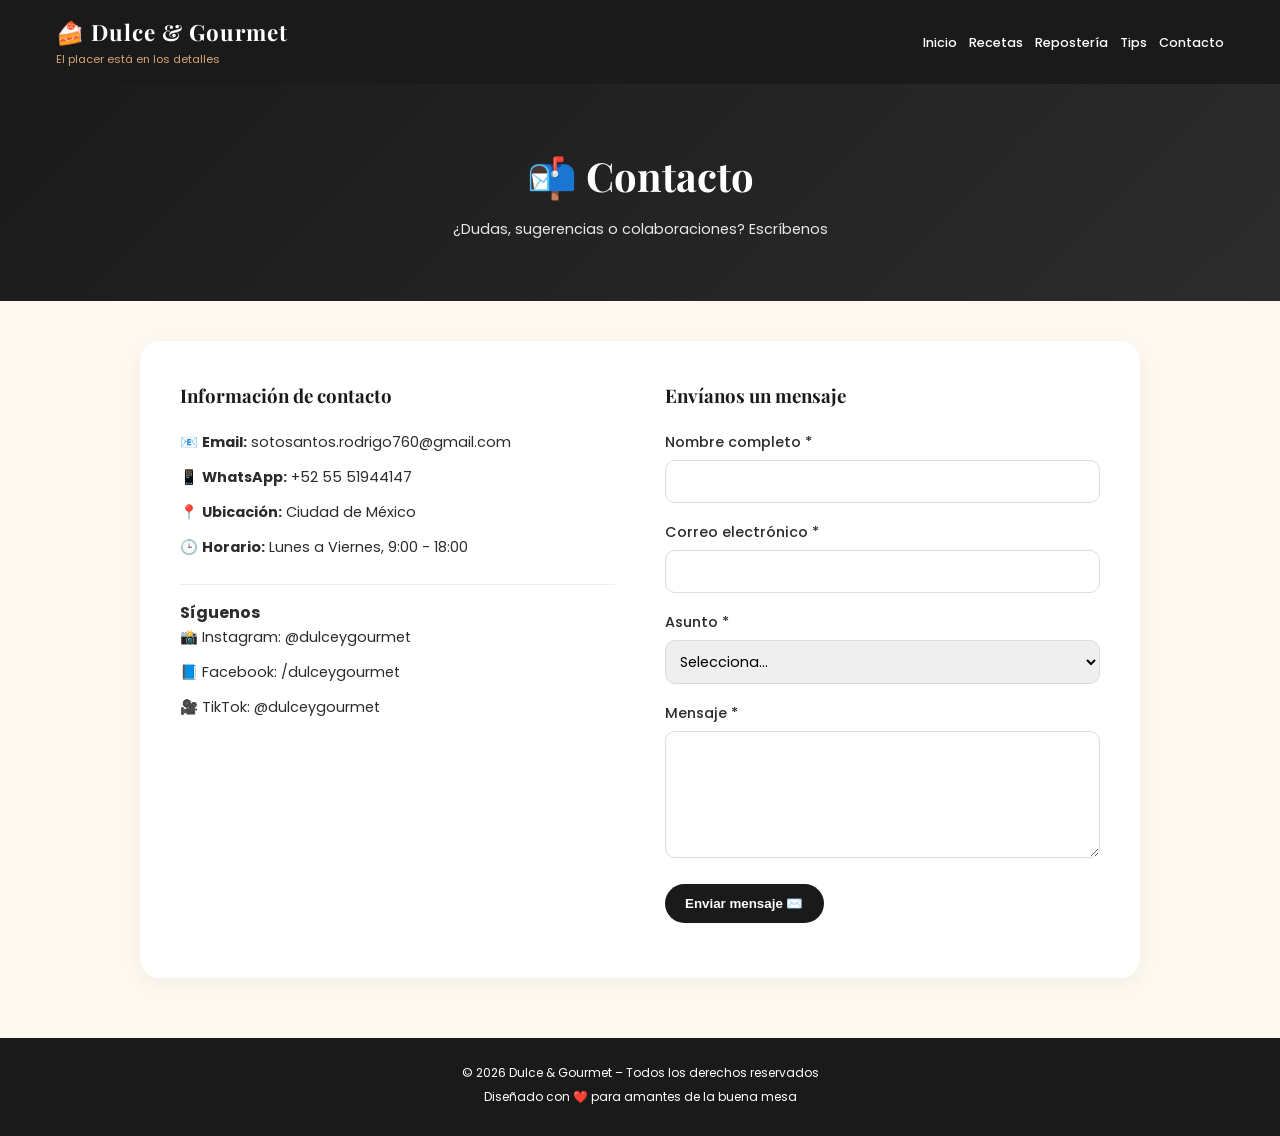
<file: Secundarioas/contacto.html>
<!DOCTYPE html>
<html lang="es">
<head>
    <meta charset="UTF-8">
    <meta name="viewport" content="width=device-width, initial-scale=1.0">
    <title>Contacto | Dulce & Gourmet</title>
    <link rel="stylesheet" href="/estilo.css">
    <link href="https://fonts.googleapis.com/css2?family=Playfair+Display:wght@400;700;900&family=Poppins:wght@300;400;500;600&display=swap" rel="stylesheet">
</head>
<body>

    <header>
        <div class="container">
            <div class="logo">
                <h1>🍰 Dulce & Gourmet</h1>
                <p>El placer está en los detalles</p>
            </div>
            <nav>
                <ul>
                     <li><a href="index.html">Inicio</a></li>
                    <li><a href="/Secundarioas/recetas.html">Recetas</a></li>
                    <li><a href="/Secundarioas/reposteria.html">Repostería</a></li>
                    <li><a href="/Secundarioas/Tips.html">Tips</a></li>
                    <li><a href="/Secundarioas/contacto.html">Contacto</a></li>
                </ul>
            </nav>
        </div>
    </header>

    <section class="page-header">
        <div class="container">
            <h1>📬 Contacto</h1>
            <p>¿Dudas, sugerencias o colaboraciones? Escríbenos</p>
        </div>
    </section>

    <section class="contacto-container">
        <div class="container contacto-wrapper">
            
            <div class="contacto-info">
                <h3>Información de contacto</h3>
                <p>📧 <strong>Email:</strong> sotosantos.rodrigo760@gmail.com</p>
                <p>📱 <strong>WhatsApp:</strong> +52 55 51944147</p>
                <p>📍 <strong>Ubicación:</strong> Ciudad de México</p>
                <p>🕒 <strong>Horario:</strong> Lunes a Viernes, 9:00 - 18:00</p>
                
                <div class="redes-sociales">
                    <h4>Síguenos</h4>
                    <p>📸 Instagram: @dulceygourmet</p>
                    <p>📘 Facebook: /dulceygourmet</p>
                    <p>🎥 TikTok: @dulceygourmet</p>
                </div>
            </div>

            <div class="contacto-form">
                <h3>Envíanos un mensaje</h3>
                <form id="formContacto">
                    <div class="form-group">
                        <label for="nombre">Nombre completo *</label>
                        <input type="text" id="nombre" name="nombre" required>
                    </div>

                    <div class="form-group">
                        <label for="email">Correo electrónico *</label>
                        <input type="email" id="email" name="email" required>
                    </div>

                    <div class="form-group">
                        <label for="asunto">Asunto *</label>
                        <select id="asunto" name="asunto" required>
                            <option value="">Selecciona...</option>
                            <option value="receta">Duda sobre una receta</option>
                            <option value="colaboracion">Colaboración o prensa</option>
                            <option value="sugerencia">Sugerencia</option>
                            <option value="otro">Otro</option>
                        </select>
                    </div>

                    <div class="form-group">
                        <label for="mensaje">Mensaje *</label>
                        <textarea id="mensaje" name="mensaje" rows="5" required></textarea>
                    </div>

                    <button type="submit" class="btn-enviar">Enviar mensaje ✉️</button>
                    <p id="mensajeConfirmacion" class="mensaje-confirmacion"></p>
                </form>
            </div>

        </div>
    </section>

    <footer>
        <div class="container">
            <p>© 2026 Dulce & Gourmet – Todos los derechos reservados</p>
            <p>Diseñado con ❤️ para amantes de la buena mesa</p>
        </div>
    </footer>

    <script>
        const formContacto = document.getElementById('formContacto');
        const mensajeConfirmacion = document.getElementById('mensajeConfirmacion');

        if (formContacto) {
            formContacto.addEventListener('submit', function(e) {
                e.preventDefault();
                const nombre = document.getElementById('nombre').value;
                mensajeConfirmacion.innerHTML = `✅ ¡Gracias ${nombre}! Hemos recibido tu mensaje. Te responderemos en menos de 24 horas.`;
                mensajeConfirmacion.style.color = 'green';
                formContacto.reset();
                setTimeout(() => {
                    mensajeConfirmacion.innerHTML = '';
                }, 5000);
            });
        }
    </script>

</body>
</html>
</file>
<file: estilo.css>
/* ===== RESET Y BASE ===== */
* {
    margin: 0;
    padding: 0;
    box-sizing: border-box;
}

body {
    font-family: 'Poppins', sans-serif;
    background-color: #fef9f0;
    color: #2c2c2c;
    line-height: 1.6;
    overflow-x: hidden;
}

.container {
    width: 100%;
    max-width: 1200px;
    margin: 0 auto;
    padding: 0 16px;
}

/* ===== HEADER (arreglado para móvil) ===== */
header {
    background: #1a1a1a;
    color: white;
    padding: 15px 0;
    width: 100%;
    position: sticky;
    top: 0;
    z-index: 100;
}

header .container {
    display: flex;
    justify-content: space-between;
    align-items: center;
    flex-wrap: wrap;
}

.logo {
    text-align: left;
}

.logo h1 {
    font-family: 'Playfair Display', serif;
    font-size: 1.4rem;
    letter-spacing: 1px;
}

.logo p {
    font-size: 0.7rem;
    color: #d4a373;
}

/* Navegación - versión móvil primero */
nav {
    width: auto;
}

nav ul {
    display: flex;
    list-style: none;
    gap: 12px;
    flex-wrap: wrap;
    justify-content: flex-end;
}

nav ul li a {
    color: white;
    text-decoration: none;
    font-size: 0.8rem;
    font-weight: 500;
    padding: 5px 0;
    transition: color 0.3s;
    white-space: nowrap;
}

nav ul li a:hover {
    color: #d4a373;
}

/* ===== RESPONSIVE HEADER (pantallas pequeñas) ===== */
@media (max-width: 600px) {
    header .container {
        flex-direction: column;
        text-align: center;
        gap: 10px;
    }
    
    .logo {
        text-align: center;
    }
    
    nav ul {
        justify-content: center;
        gap: 10px;
    }
    
    nav ul li a {
        font-size: 0.75rem;
        white-space: nowrap;
    }
}

@media (max-width: 450px) {
    nav ul {
        gap: 8px;
    }
    
    nav ul li a {
        font-size: 0.7rem;
    }
}

/* ===== HERO (imagen que NO se corta) ===== */
.hero {
    background: linear-gradient(rgba(0,0,0,0.5), rgba(0,0,0,0.5)), url('https://images.unsplash.com/photo-1555244162-803834f70033?ixlib=rb-4.0.3&auto=format&fit=crop&w=2070&q=80');
    background-size: cover;
    background-position: center;
    background-repeat: no-repeat;
    min-height: 400px;
    display: flex;
    align-items: center;
    justify-content: center;
    text-align: center;
    color: white;
    padding: 40px 20px;
}

.hero-content h2 {
    font-family: 'Playfair Display', serif;
    font-size: 1.8rem;
    margin-bottom: 15px;
}

.hero-content p {
    font-size: 1rem;
    margin-bottom: 25px;
    max-width: 90%;
    margin-left: auto;
    margin-right: auto;
}

.btn {
    background-color: #d4a373;
    color: #1a1a1a;
    padding: 10px 25px;
    text-decoration: none;
    font-weight: bold;
    border-radius: 30px;
    transition: background 0.3s;
    display: inline-block;
}

.btn:hover {
    background-color: #b88352;
    color: white;
}

@media (min-width: 768px) {
    .hero {
        min-height: 500px;
    }
    
    .hero-content h2 {
        font-size: 3rem;
    }
    
    .hero-content p {
        font-size: 1.2rem;
    }
}

/* ===== SECCIÓN DESTACADA ===== */
.destacado {
    background: #e9edc9;
    padding: 50px 20px;
    text-align: center;
}

.etiqueta {
    background: #1a1a1a;
    color: #d4a373;
    padding: 5px 15px;
    border-radius: 20px;
    font-size: 0.75rem;
    text-transform: uppercase;
    display: inline-block;
}

.destacado h2 {
    font-family: 'Playfair Display', serif;
    font-size: 1.8rem;
    margin: 15px 0;
}

.destacado p {
    font-size: 0.95rem;
    max-width: 90%;
    margin-left: auto;
    margin-right: auto;
}

.btn-secundario {
    display: inline-block;
    margin-top: 20px;
    color: #1a1a1a;
    text-decoration: none;
    font-weight: bold;
    border-bottom: 2px solid #d4a373;
    padding-bottom: 3px;
}

@media (min-width: 768px) {
    .destacado h2 {
        font-size: 2.5rem;
    }
}

/* ===== GRID DE RECETAS ===== */
.recetas {
    padding: 50px 0;
}

.section-title {
    text-align: center;
    font-family: 'Playfair Display', serif;
    font-size: 1.8rem;
    margin-bottom: 30px;
}

.grid {
    display: grid;
    grid-template-columns: 1fr;
    gap: 25px;
    padding: 0 16px;
}

@media (min-width: 640px) {
    .grid {
        grid-template-columns: repeat(2, 1fr);
    }
}

@media (min-width: 1024px) {
    .grid {
        grid-template-columns: repeat(3, 1fr);
    }
}

.tarjeta {
    background: white;
    border-radius: 15px;
    overflow: hidden;
    box-shadow: 0 3px 12px rgba(0,0,0,0.08);
    transition: transform 0.2s;
}

.tarjeta:hover {
    transform: translateY(-5px);
}

.tarjeta img {
    width: 100%;
    height: 180px;
    object-fit: cover;
}

.tarjeta h3 {
    font-family: 'Playfair Display', serif;
    font-size: 1.2rem;
    padding: 15px 15px 5px;
}

.tarjeta p {
    padding: 0 15px;
    font-size: 0.85rem;
    color: #666;
}

.btn-receta {
    display: block;
    margin: 15px;
    text-align: center;
    background: #f4f1e1;
    padding: 10px;
    text-decoration: none;
    color: #1a1a1a;
    border-radius: 25px;
    font-weight: bold;
    font-size: 0.85rem;
    transition: background 0.2s;
}

.btn-receta:hover {
    background: #e9edc9;
}

/* ===== SIDEBAR ===== */
.sidebar-section {
    background: #f4f1e1;
    padding: 50px 0;
}

.sidebar-container {
    display: grid;
    grid-template-columns: 1fr;
    gap: 35px;
    padding: 0 16px;
}

@media (min-width: 768px) {
    .sidebar-container {
        grid-template-columns: 1fr 1fr;
        gap: 40px;
    }
}

.categorias ul {
    list-style: none;
    margin-top: 15px;
}

.categorias li {
    margin-bottom: 10px;
}

.categorias a {
    text-decoration: none;
    color: #2c2c2c;
    transition: color 0.3s;
}

.categorias a:hover {
    color: #d4a373;
}

.newsletter input {
    width: 100%;
    padding: 12px;
    margin: 15px 0;
    border: 1px solid #ddd;
    border-radius: 25px;
    font-size: 0.9rem;
}

.newsletter button {
    background: #1a1a1a;
    color: white;
    padding: 10px 20px;
    border: none;
    border-radius: 25px;
    cursor: pointer;
    font-weight: bold;
    width: 100%;
}

@media (min-width: 480px) {
    .newsletter button {
        width: auto;
    }
}

.mensaje {
    margin-top: 10px;
    font-size: 0.8rem;
}

/* ===== PÁGINA DE RECETA INDIVIDUAL ===== */
.receta-container {
    padding: 40px 0;
    background: #fef9f0;
}

.receta-wrapper {
    max-width: 800px;
    margin: 0 auto;
    background: white;
    padding: 25px;
    border-radius: 20px;
    box-shadow: 0 5px 20px rgba(0,0,0,0.05);
}

@media (min-width: 768px) {
    .receta-wrapper {
        padding: 40px;
    }
}

.btn-volver {
    display: inline-block;
    margin-bottom: 20px;
    color: #d4a373;
    text-decoration: none;
    font-weight: 500;
    font-size: 0.9rem;
}

.btn-volver:hover {
    text-decoration: underline;
}

.receta-titulo {
    font-family: 'Playfair Display', serif;
    font-size: 1.8rem;
    margin-bottom: 20px;
    color: #1a1a1a;
    text-align: center;
}

@media (min-width: 768px) {
    .receta-titulo {
        font-size: 2.5rem;
        text-align: left;
    }
}

.receta-imagen {
    width: 100%;
    border-radius: 15px;
    margin-bottom: 25px;
    height: auto;
    max-height: 350px;
    object-fit: cover;
}

.receta-meta {
    display: flex;
    flex-direction: column;
    gap: 10px;
    margin-bottom: 30px;
    padding-bottom: 20px;
    border-bottom: 1px solid #eee;
}

@media (min-width: 600px) {
    .receta-meta {
        flex-direction: row;
        gap: 20px;
    }
}

.meta-item {
    background: #f4f1e1;
    padding: 6px 12px;
    border-radius: 20px;
    font-size: 0.8rem;
    text-align: center;
}

.receta-ingredientes h2,
.receta-preparacion h2 {
    font-family: 'Playfair Display', serif;
    font-size: 1.5rem;
    margin: 25px 0 15px;
    color: #1a1a1a;
}

.receta-ingredientes ul {
    list-style: none;
    padding-left: 0;
}

.receta-ingredientes li {
    padding: 8px 0;
    border-bottom: 1px dashed #eee;
}

.receta-preparacion ol {
    padding-left: 20px;
}

.receta-preparacion li {
    margin-bottom: 12px;
    line-height: 1.6;
}

.receta-consejo {
    background: #f4f1e1;
    padding: 18px;
    border-radius: 15px;
    margin: 30px 0 20px;
}

.receta-consejo h3 {
    margin-bottom: 10px;
    color: #1a1a1a;
}

/* ===== PÁGINAS SECUNDARIAS ===== */
.page-header {
    background: linear-gradient(135deg, #1a1a1a 0%, #2c2c2c 100%);
    color: white;
    text-align: center;
    padding: 40px 20px;
}

.page-header h1 {
    font-family: 'Playfair Display', serif;
    font-size: 1.8rem;
    margin-bottom: 10px;
}

.page-header p {
    font-size: 0.9rem;
    opacity: 0.9;
}

@media (min-width: 768px) {
    .page-header {
        padding: 60px 20px;
    }
    
    .page-header h1 {
        font-size: 2.5rem;
    }
}

/* ===== TIPS ===== */
.tips-container {
    padding: 50px 0;
    background: #fef9f0;
}

.tip-card {
    background: white;
    border-radius: 15px;
    padding: 20px;
    margin: 0 16px 20px 16px;
    box-shadow: 0 3px 10px rgba(0,0,0,0.05);
    border-left: 4px solid #d4a373;
}

.tip-card h3 {
    font-family: 'Playfair Display', serif;
    font-size: 1.1rem;
    margin-bottom: 10px;
    color: #1a1a1a;
}

.tip-card p {
    font-size: 0.85rem;
}

@media (min-width: 768px) {
    .tip-card {
        margin: 0 auto 25px auto;
        max-width: 800px;
    }
}

/* ===== CONTACTO ===== */
.contacto-container {
    padding: 40px 0;
    background: #fef9f0;
}

.contacto-wrapper {
    display: grid;
    grid-template-columns: 1fr;
    gap: 35px;
    background: white;
    padding: 25px;
    border-radius: 20px;
    box-shadow: 0 5px 20px rgba(0,0,0,0.05);
    margin: 0 16px;
}

@media (min-width: 768px) {
    .contacto-wrapper {
        grid-template-columns: 1fr 1fr;
        gap: 50px;
        padding: 40px;
        margin: 0 auto;
        max-width: 1000px;
    }
}

.contacto-info p {
    margin-bottom: 12px;
    font-size: 0.9rem;
}

.contacto-info h3, .contacto-form h3 {
    font-family: 'Playfair Display', serif;
    margin-bottom: 20px;
    color: #1a1a1a;
}

.redes-sociales {
    margin-top: 25px;
    padding-top: 15px;
    border-top: 1px solid #eee;
}

.form-group {
    margin-bottom: 18px;
}

.form-group label {
    display: block;
    margin-bottom: 6px;
    font-weight: 500;
    font-size: 0.9rem;
}

.form-group input,
.form-group select,
.form-group textarea {
    width: 100%;
    padding: 10px;
    border: 1px solid #ddd;
    border-radius: 10px;
    font-family: 'Poppins', sans-serif;
    font-size: 0.9rem;
}

.form-group input:focus,
.form-group select:focus,
.form-group textarea:focus {
    outline: none;
    border-color: #d4a373;
}

.btn-enviar {
    background: #1a1a1a;
    color: white;
    padding: 12px 20px;
    border: none;
    border-radius: 30px;
    font-weight: bold;
    cursor: pointer;
    transition: background 0.3s;
    width: 100%;
}

@media (min-width: 480px) {
    .btn-enviar {
        width: auto;
    }
}

.btn-enviar:hover {
    background: #d4a373;
}

.mensaje-confirmacion {
    margin-top: 15px;
    font-size: 0.85rem;
}

/* ===== FOOTER ===== */
footer {
    background: #1a1a1a;
    color: white;
    text-align: center;
    padding: 25px 16px;
    margin-top: 20px;
}

footer p {
    font-size: 0.75rem;
    margin-bottom: 5px;
}
</file>
